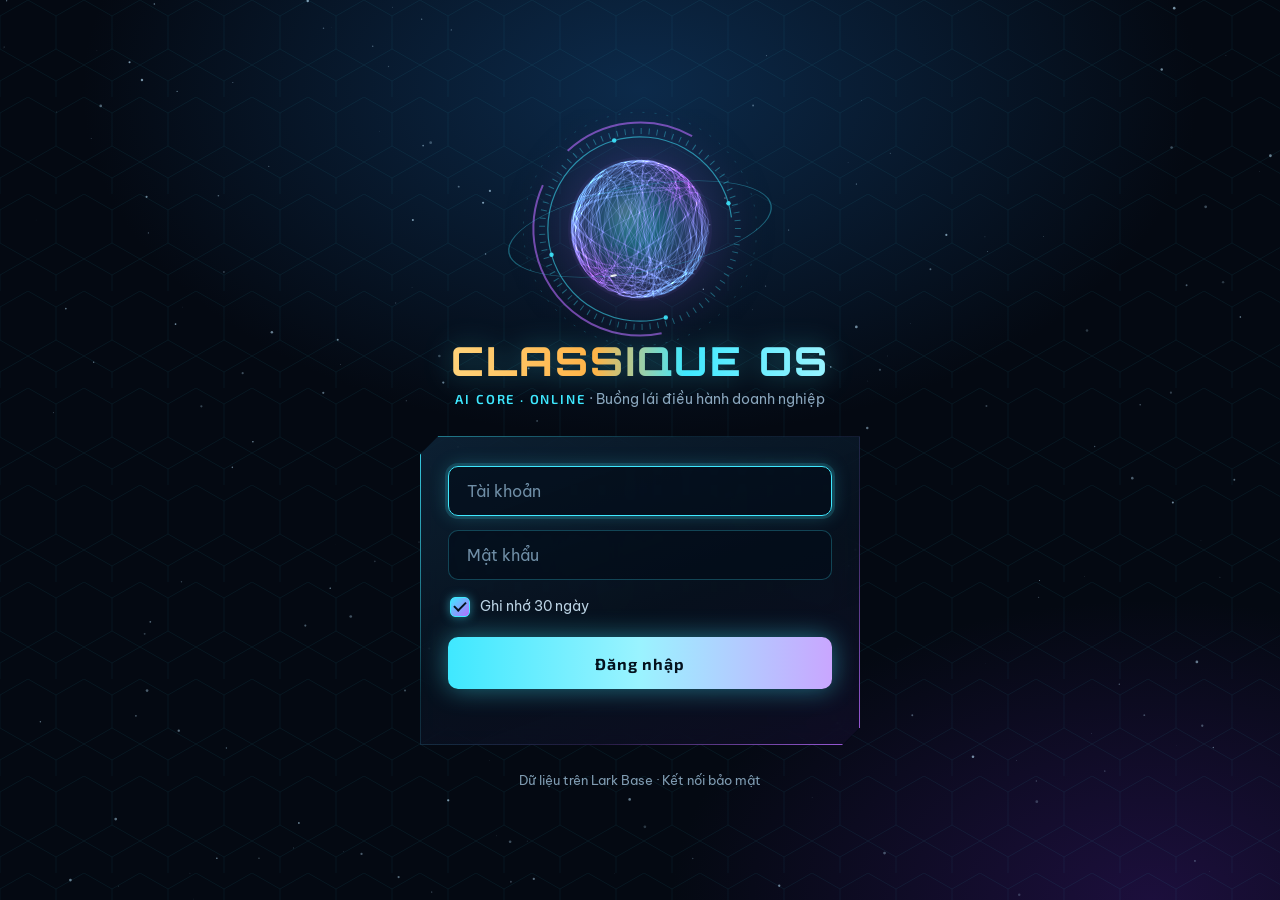
<file: static/dang-nhap.html>
<!doctype html>
<html lang="vi">
<head>
<meta charset="utf-8">
<meta name="viewport" content="width=device-width, initial-scale=1">
<title>Đăng nhập · Classique OS</title>
<link rel="preconnect" href="https://fonts.googleapis.com">
<link href="https://fonts.googleapis.com/css2?family=Orbitron:wght@800&family=Exo+2:wght@600&family=Be+Vietnam+Pro:wght@400;500;600&display=swap" rel="stylesheet">
<link rel="stylesheet" href="/static/dang-nhap.css?v=1791091516">
</head>
<body>
<canvas id="nen"></canvas>
<main>
  <canvas class="core" id="loi-core"></canvas>
  <h1>CLASSIQUE OS</h1>
  <p class="sub"><b>AI CORE · ONLINE</b> · Buồng lái điều hành doanh nghiệp</p>
  <form id="f" class="card" autocomplete="on">
    <label><span>Tài khoản</span><input name="tai_khoan" autocomplete="username" required autofocus></label>
    <label><span>Mật khẩu</span><input name="mat_khau" type="password" autocomplete="current-password" required></label>
    <label class="nho"><input type="checkbox" name="nho" checked><i></i>Ghi nhớ 30 ngày</label>
    <button>Đăng nhập</button>
    <p class="loi" id="loi" role="alert"></p>
  </form>
  <footer>Dữ liệu trên Lark Base · Kết nối bảo mật</footer>
</main>
<script src="/static/loi-ai.js?v=1791091516"></script>
<script>LoiAI.nen(document.getElementById("nen")); LoiAI.gan(document.getElementById("loi-core"));</script>
<script src="/static/dang-nhap.js?v=1791091516"></script>
</body>
</html>
</file>
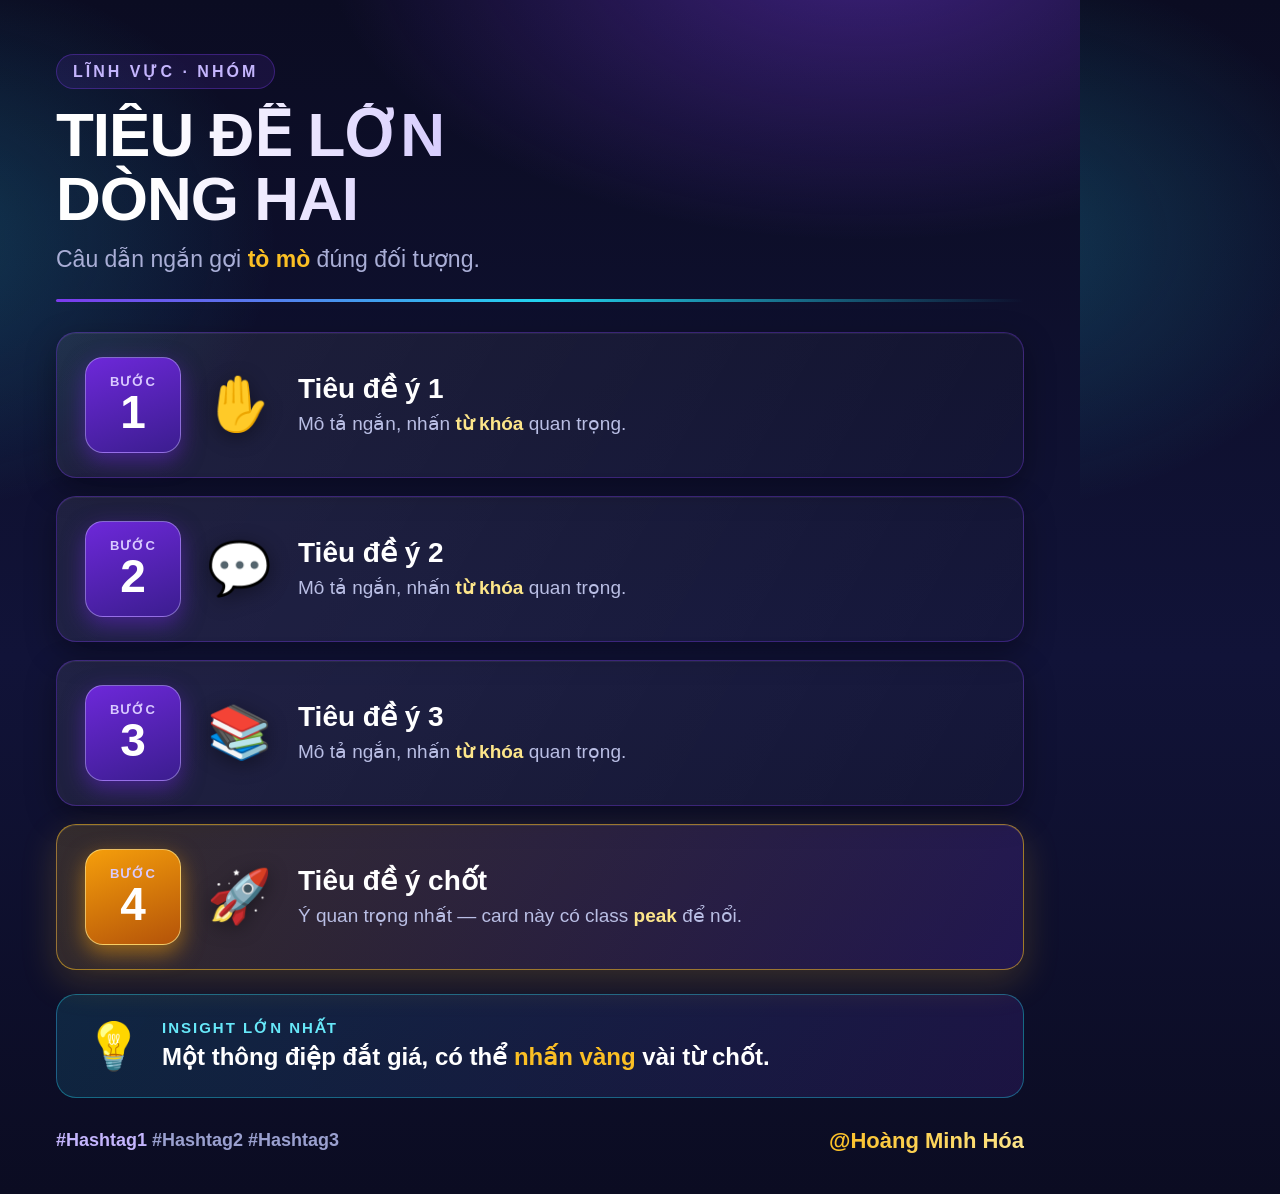
<file: kho/skills/hmh-mkt-infographic-html/templates/base-list.html>
<!DOCTYPE html>
<!--
  TEMPLATE: base-list  — infographic dạng "danh sách card dọc" (ladder / N bước / N điểm).
  Đã verify render PNG nét trên máy này. Self-contained: CSS inline, icon = emoji, KHÔNG ảnh ngoài.

  CÁCH DÙNG (AI):
   1. Đổi ====NỘI DUNG==== : kicker, H1, sub, các .card, .insight, footer.
   2. Đổi THEME: chỉ sửa khối :root bên dưới (xem references/design-principles.md mục Theme).
   3. Số card linh hoạt 3–6. Mỗi card 1 ý (Proximity). Card chốt thêm class "peak" để nổi (Contrast).
   4. Render: scripts/render-png.ps1 -Html <file> -Out <png>  (Height ~ 250 + 162*số_card + 220).
-->
<html lang="vi">
<head>
<meta charset="UTF-8">
<style>
  * { margin:0; padding:0; box-sizing:border-box; }
  /* ===== THEME (đổi màu cả tấm ở đây) — mặc định: Tech tím-cyan ===== */
  :root{
    --p1:#6d28d9;   /* tím đậm (badge) */
    --p2:#7c3aed;   /* tím */
    --c1:#22d3ee;   /* cyan nhấn */
    --gold:#fbbf24; /* vàng — số liệu / điểm chốt */
    --line:rgba(124,58,237,.35);
    --bgA:#0b0c22; --bgB:#111338;        /* nền gradient */
    --glowP:rgba(124,58,237,.45); --glowC:rgba(34,211,238,.22);
    --ink:#eef0ff; --muted:#b9bee4; --muted2:#a9aed6;
  }
  html,body{ width:1080px; }
  body{
    font-family:"Segoe UI","Segoe UI Variable",Arial,sans-serif; color:var(--ink);
    background:
      radial-gradient(900px 500px at 80% -5%, var(--glowP), transparent 60%),
      radial-gradient(700px 500px at -10% 20%, var(--glowC), transparent 55%),
      linear-gradient(180deg,var(--bgA) 0%, var(--bgB) 55%, var(--bgA) 100%);
    padding:54px 56px 40px;
  }
  /* ---------- HEADER ---------- */
  .kicker{ display:inline-block; letter-spacing:3px; font-size:16px; font-weight:700;
    color:#c4b5fd; text-transform:uppercase; margin-bottom:14px; padding:7px 16px;
    border:1px solid var(--line); border-radius:999px; background:rgba(124,58,237,.12); }
  h1{ font-size:62px; line-height:1.04; font-weight:900; letter-spacing:-1px;
    background:linear-gradient(92deg,#ffffff 10%, #c4b5fd 55%, var(--c1) 100%);
    -webkit-background-clip:text; background-clip:text; color:transparent; }
  .sub{ margin-top:14px; font-size:23px; color:var(--muted2); font-weight:500; }
  .sub b{ color:var(--gold); font-weight:800; }
  .rule{ height:3px; width:100%; margin:26px 0 30px;
    background:linear-gradient(90deg,var(--p2),var(--c1),transparent); border-radius:3px; }
  /* ---------- CARDS (Repetition + Alignment) ---------- */
  .card{ position:relative; display:flex; align-items:center; gap:26px; padding:24px 28px;
    margin-bottom:18px; border-radius:20px;
    background:linear-gradient(120deg, rgba(255,255,255,.07), rgba(255,255,255,.02));
    border:1px solid var(--line);
    box-shadow:0 10px 30px rgba(0,0,0,.35), inset 0 1px 0 rgba(255,255,255,.06); }
  .badge{ flex:0 0 96px; height:96px; border-radius:18px; display:flex; flex-direction:column;
    align-items:center; justify-content:center; font-weight:900;
    background:linear-gradient(160deg,var(--p1),#3b1d8f); border:1px solid rgba(196,181,253,.5);
    box-shadow:0 8px 22px rgba(109,40,217,.5); }
  .badge .t{ font-size:13px; letter-spacing:1px; color:#d9caff; font-weight:700; }
  .badge .n{ font-size:46px; line-height:1; color:#fff; }
  .emoji{ flex:0 0 64px; font-size:52px; text-align:center; font-family:"Segoe UI Emoji";
    filter:drop-shadow(0 4px 10px rgba(0,0,0,.4)); }
  .txt{ flex:1; }
  .txt h2{ font-size:28px; font-weight:800; color:#fff; margin-bottom:6px; }
  .txt p{ font-size:19px; line-height:1.42; color:var(--muted); }
  .txt p b{ color:#fde68a; font-weight:700; }   /* nhấn từ khóa (Contrast) */
  .card.peak{ background:linear-gradient(120deg, rgba(251,191,36,.16), rgba(124,58,237,.18));
    border:1px solid rgba(251,191,36,.55);
    box-shadow:0 12px 36px rgba(251,191,36,.18), inset 0 1px 0 rgba(255,255,255,.08); }
  .card.peak .badge{ background:linear-gradient(160deg,#f59e0b,#b45309);
    border-color:rgba(253,230,138,.7); box-shadow:0 8px 22px rgba(245,158,11,.55); }
  /* ---------- INSIGHT (thông điệp lớn — 1 mỗi tấm) ---------- */
  .insight{ margin-top:24px; padding:24px 28px; border-radius:20px; display:flex; align-items:center; gap:20px;
    background:linear-gradient(120deg, rgba(34,211,238,.12), rgba(124,58,237,.14));
    border:1px solid rgba(34,211,238,.4); }
  .insight .ic{ font-size:46px; font-family:"Segoe UI Emoji"; }
  .insight .it{ font-size:15px; letter-spacing:2px; font-weight:800; color:#67e8f9; text-transform:uppercase; }
  .insight .ib{ font-size:24px; font-weight:800; color:#fff; line-height:1.3; margin-top:4px; }
  .insight .ib span{ color:var(--gold); }
  /* ---------- FOOTER (thương hiệu — Repetition) ---------- */
  .foot{ margin-top:30px; display:flex; align-items:center; justify-content:space-between; }
  .tags{ font-size:18px; font-weight:700; color:#9aa0cf; }
  .tags b{ color:#c4b5fd; }
  .handle{ font-size:22px; font-weight:900;
    background:linear-gradient(92deg,var(--gold),#fde68a);
    -webkit-background-clip:text; background-clip:text; color:transparent; }
</style>
</head>
<body>
  <!-- ====NỘI DUNG: đổi từ đây==== -->
  <div class="kicker">LĨNH VỰC · NHÓM</div>
  <h1>TIÊU ĐỀ LỚN<br>DÒNG HAI</h1>
  <div class="sub">Câu dẫn ngắn gợi <b>tò mò</b> đúng đối tượng.</div>
  <div class="rule"></div>

  <div class="card">
    <div class="badge"><div class="t">BƯỚC</div><div class="n">1</div></div>
    <div class="emoji">✋</div>
    <div class="txt"><h2>Tiêu đề ý 1</h2><p>Mô tả ngắn, nhấn <b>từ khóa</b> quan trọng.</p></div>
  </div>
  <div class="card">
    <div class="badge"><div class="t">BƯỚC</div><div class="n">2</div></div>
    <div class="emoji">💬</div>
    <div class="txt"><h2>Tiêu đề ý 2</h2><p>Mô tả ngắn, nhấn <b>từ khóa</b> quan trọng.</p></div>
  </div>
  <div class="card">
    <div class="badge"><div class="t">BƯỚC</div><div class="n">3</div></div>
    <div class="emoji">📚</div>
    <div class="txt"><h2>Tiêu đề ý 3</h2><p>Mô tả ngắn, nhấn <b>từ khóa</b> quan trọng.</p></div>
  </div>
  <div class="card peak">
    <div class="badge"><div class="t">BƯỚC</div><div class="n">4</div></div>
    <div class="emoji">🚀</div>
    <div class="txt"><h2>Tiêu đề ý chốt</h2><p>Ý quan trọng nhất — card này có class <b>peak</b> để nổi.</p></div>
  </div>

  <div class="insight">
    <div class="ic">💡</div>
    <div>
      <div class="it">Insight lớn nhất</div>
      <div class="ib">Một thông điệp đắt giá, có thể <span>nhấn vàng</span> vài từ chốt.</div>
    </div>
  </div>

  <div class="foot">
    <div class="tags"><b>#Hashtag1</b> #Hashtag2 #Hashtag3</div>
    <div class="handle">@Hoàng Minh Hóa</div>
  </div>
</body>
</html>
</file>
<file: static/dang-nhap.css>
:root{--bg:#040912;--cyan:#3fe8ff;--violet:#b86bff;--ink:#e6f4ff;--muted:#8ba6bd;--line:rgba(63,232,255,.45)}
*{box-sizing:border-box}
html,body{margin:0;height:100%}
body{background:radial-gradient(900px 560px at 50% 10%,#0c2a4a 0%,transparent 62%),radial-gradient(800px 500px at 90% 100%,#1c0f3c 0%,transparent 60%),var(--bg);color:var(--ink);font:15px/1.5 "Be Vietnam Pro",system-ui,sans-serif;display:grid;place-items:center;overflow:hidden}
body:before{content:"";position:fixed;inset:0;pointer-events:none;opacity:.08;background-image:url("data:image/svg+xml,%3Csvg xmlns='http://www.w3.org/2000/svg' width='56' height='97'%3E%3Cpath d='M28 0l28 16v33L28 65 0 49V16zM28 65l28 16v33M28 65L0 81v33' fill='none' stroke='%233fe8ff' stroke-width='.8'/%3E%3C/svg%3E")}
#nen{position:fixed;inset:0;width:100%;height:100%;pointer-events:none}
main{position:relative;display:flex;flex-direction:column;align-items:center;width:min(440px,calc(100vw - 32px))}
canvas.core{width:300px;height:240px;margin-bottom:-14px}
h1{font:800 40px/1.1 "Orbitron",sans-serif;letter-spacing:.06em;margin:4px 0 6px;background:linear-gradient(90deg,#ffd27a,#ffb347 38%,#3fe8ff 62%,#9af3ff);-webkit-background-clip:text;background-clip:text;color:transparent;filter:drop-shadow(0 0 14px rgba(63,232,255,.35));white-space:nowrap}
.sub{color:var(--muted);margin:0 0 26px;font-size:14px}.sub b{color:var(--cyan);font:600 13px "Exo 2";letter-spacing:.14em}
.card{position:relative;width:100%;padding:30px 28px 22px;background:linear-gradient(160deg,rgba(18,48,72,.6),rgba(8,20,34,.7) 55%,rgba(20,14,44,.6));clip-path:polygon(18px 0,100% 0,100% calc(100% - 18px),calc(100% - 18px) 100%,0 100%,0 18px);display:flex;flex-direction:column;gap:14px;backdrop-filter:blur(12px)}
.card:before{content:"";position:absolute;inset:0;pointer-events:none;clip-path:inherit;padding:1px;background:linear-gradient(135deg,rgba(63,232,255,.9),rgba(63,232,255,.15) 35%,rgba(184,107,255,.15) 65%,rgba(184,107,255,.85));-webkit-mask:linear-gradient(#000 0 0) content-box,linear-gradient(#000 0 0);-webkit-mask-composite:xor;mask-composite:exclude}
.card label span{display:none}
.card input:not([type=checkbox]){width:100%;height:50px;border-radius:10px;border:1px solid rgba(63,232,255,.25);background:rgba(4,14,26,.7);color:var(--ink);padding:0 18px;font:inherit;font-size:16px;outline:none;transition:.2s}
.card input::placeholder{color:#6f8ea6}
.card input:focus{border-color:var(--cyan);box-shadow:0 0 0 3px rgba(63,232,255,.15),0 0 18px rgba(63,232,255,.25)}
.nho{display:flex;align-items:center;gap:10px;color:#bcd3e4;font-size:14px;cursor:pointer;user-select:none;margin:2px 2px}
.nho input{display:none}
.nho i{width:20px;height:20px;border-radius:5px;border:1px solid var(--cyan);display:grid;place-items:center}
.nho input:checked+i{background:linear-gradient(135deg,var(--cyan),var(--violet));box-shadow:0 0 10px rgba(63,232,255,.5)}
.nho input:checked+i:after{content:"";width:10px;height:5px;border:2px solid #04121e;border-top:0;border-right:0;transform:rotate(-45deg) translate(1px,-1px)}
button{height:52px;border:0;border-radius:10px;background:linear-gradient(90deg,var(--cyan),#9af3ff 50%,#c9a6ff);color:#04121e;font:700 16px "Exo 2";letter-spacing:.06em;cursor:pointer;box-shadow:0 0 26px rgba(63,232,255,.45);transition:.2s;margin-top:4px}
button:hover{filter:brightness(1.08);transform:translateY(-1px)}
button:disabled{opacity:.6;cursor:wait}
.loi{min-height:20px;margin:0;color:#ff8a97;font-size:13.5px;text-align:center}
footer{margin-top:26px;color:#7f9bb1;font-size:13px}
</file>
